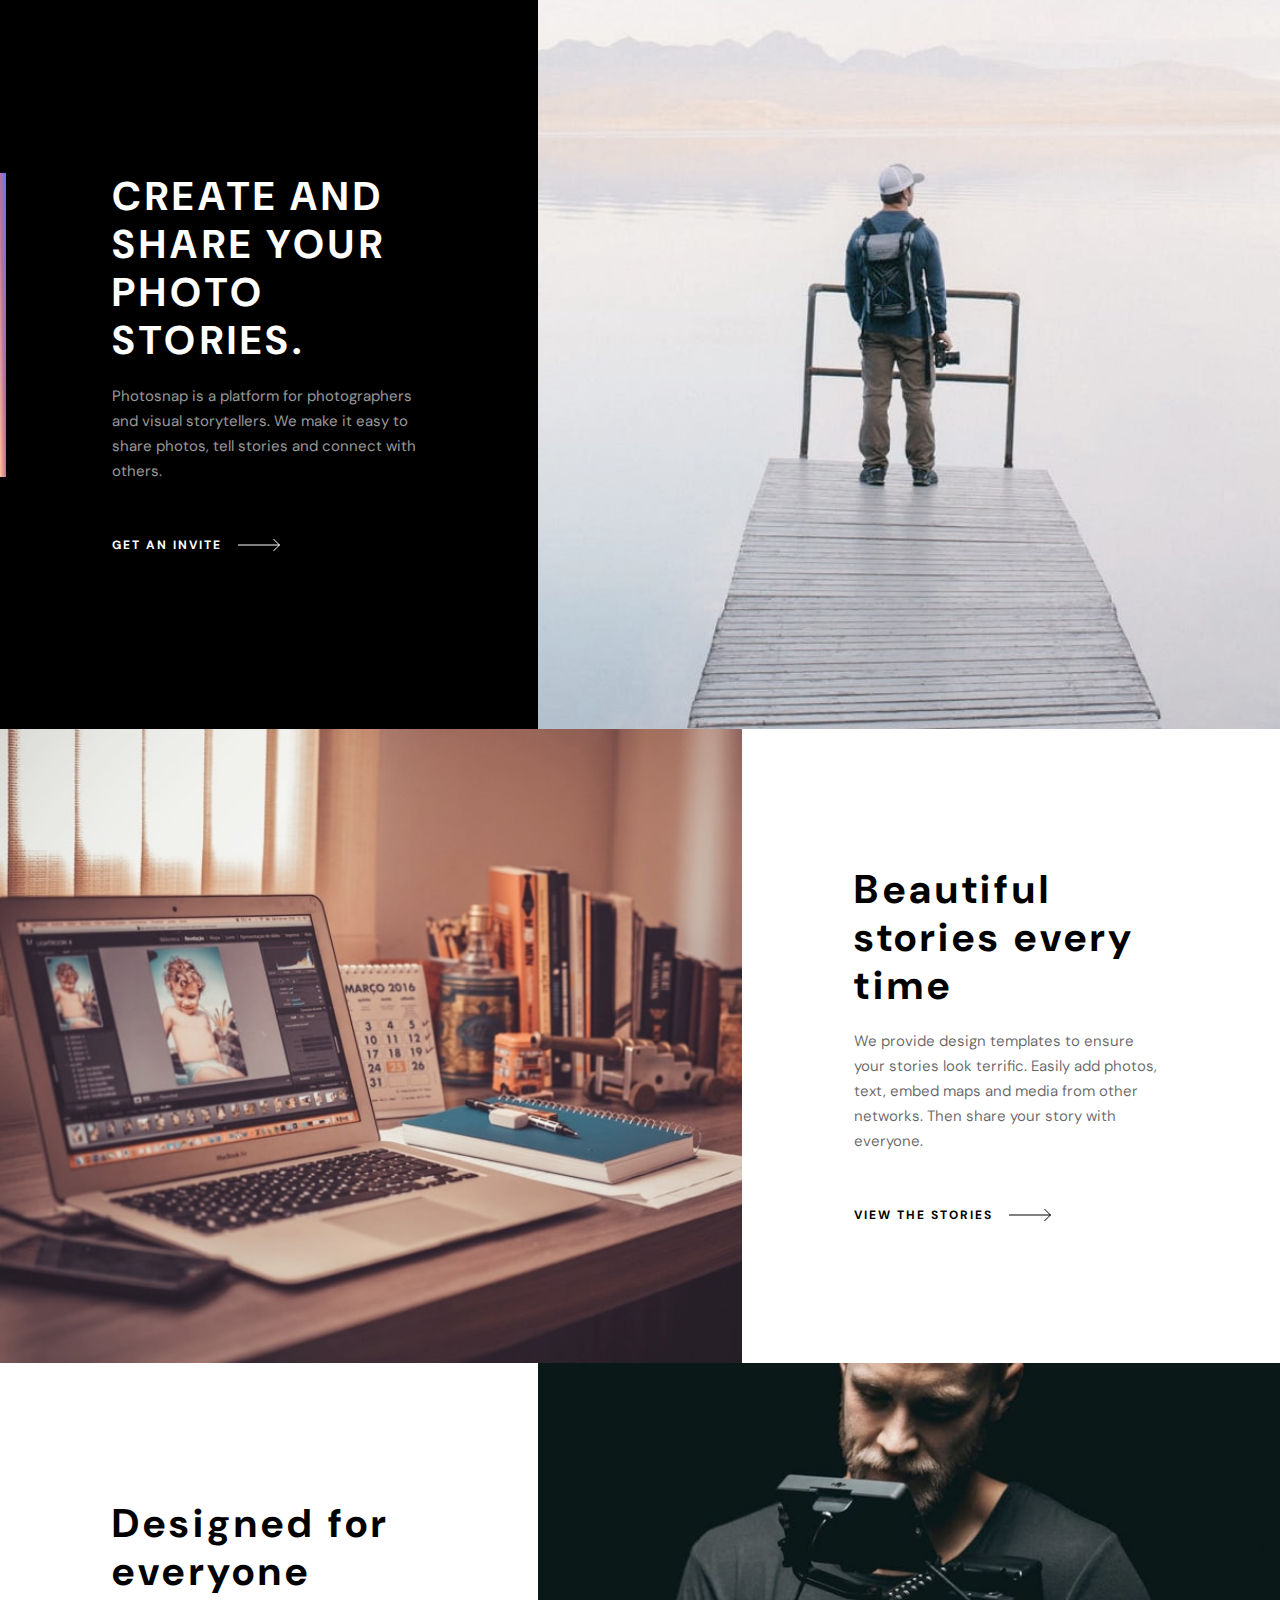
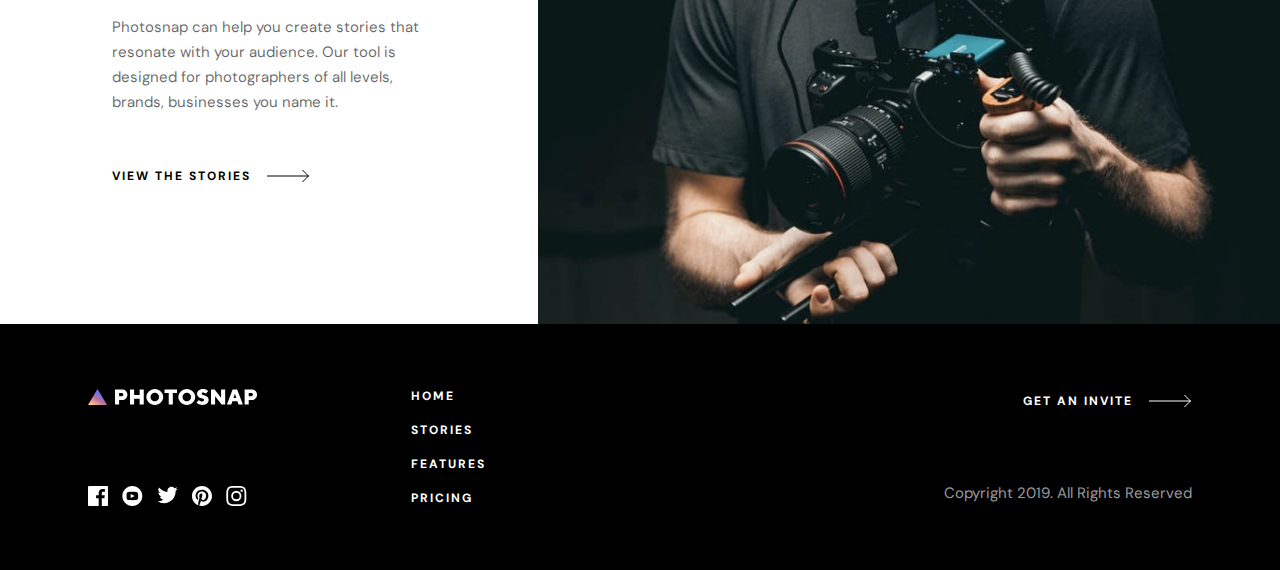
<file: starter-code/index.html>
<!DOCTYPE html>
<html lang="en">
  <head>
    <meta charset="UTF-8" />
    <meta name="viewport" content="width=device-width, initial-scale=1.0" />

    <link
      rel="icon"
      type="image/png"
      sizes="32x32"
      href="./assets/favicon-32x32.png"
    />

    <link rel="stylesheet" href="css/style.css" />
    <link rel="stylesheet" href="css/home.css" />
    <link rel="stylesheet" href="css/footer.css" />

    <title>Frontend Mentor | Photosnap Website Challenge</title>
  </head>
  <body>
    <main>
      <section class="hero">
        <div class="offsetSplit--left">
          <div class="hero__image offsetSplit__image--left"></div>
          <div class="hero__content darkCard offsetSplit__content--left">
            <div class="container">
              <h1 class="hero__heading offsetSplit__heading">
                Create and share your photo Stories.
              </h1>
              <p class="hero__description offsetSplit__description">
                Photosnap is a platform for photographers and visual
                storytellers. We make it easy to share photos, tell stories and
                connect with others.
              </p>
              <a href="#" class="btn--arrow btn--arrow--light hero__cta">
                Get an invite
              </a>
            </div>
          </div>
        </div>
      </section>

      <section class="beautifulStories">
        <div class="offsetSplit--right">
          <div class="beautifulStories__image offsetSplit__image--right"></div>
          <div class="beautifulStories__content offsetSplit__content--right">
            <div class="container">
              <h2 class="beautifulStories__heading offsetSplit__heading">
                Beautiful stories every time
              </h2>
              <p class="beautifulStories__description offsetSplit__description">
                We provide design templates to ensure your stories look
                terrific. Easily add photos, text, embed maps and media from
                other networks. Then share your story with everyone.
              </p>
              <a href="#" class="btn--arrow btn--arrow beautifulStories__cta">
                View the Stories
              </a>
            </div>
          </div>
        </div>
      </section>

      <section class="designForAll">
        <div class="offsetSplit--left">
          <div class="designForAll__image offsetSplit__image--left"></div>
          <div class="designForAll__content offsetSplit__content--left">
            <div class="container">
              <h2 class="designForAll__heading offsetSplit__heading">
                Designed for everyone
              </h2>
              <p class="designForAll__description offsetSplit__description">
                Photosnap can help you create stories that resonate with your
                audience. Our tool is designed for photographers of all levels,
                brands, businesses you name it.
              </p>
              <a href="#" class="btn--arrow btn--arrow designForAll__cta">
                View the Stories
              </a>
            </div>
          </div>
        </div>
      </section>
    </main>
    <!-- 
  Stories
  Features
  Pricing

  Get an invite


  

  The Mountains
  by John Appleseed
  Read Story

  Sunset Cityscapes
  by Benjamin Cruz
  Read Story

  18 Days Voyage
  by Alexei Borodin
  Read Story

  Architecturals
  by Samantha Brooke
  Read Story

  100% Responsive

  No matter which the device you’re on, our site is fully responsive and stories 
  look beautiful on any screen.

  No Photo Upload Limit

  Our tool has no limits on uploads or bandwidth. Freely upload in bulk and 
  share all of your stories in one go.

  Available to Embed

  Embed Tweets, Facebook posts, Instagram media, Vimeo or YouTube videos, 
  Google Maps, and more. 

-->
    <footer class="darkCard">
      <div class="container footer__container">
        <div class="footer__logo">
          <!-- Logo with white lettering -->
          <svg xmlns="http://www.w3.org/2000/svg" width="170" height="16">
            <defs>
              <linearGradient id="a" x1="0%" x2="50%" y1="85.457%" y2="14.543%">
                <stop offset="0%" stop-color="#FFC593" />
                <stop offset="51.945%" stop-color="#BC7198" />
                <stop offset="100%" stop-color="#5A77FF" />
              </linearGradient>
            </defs>
            <g fill="none" fill-rule="evenodd">
              <path
                fill="#ffffff"
                fill-rule="nonzero"
                d="M31.108 15.568v-4.541h2.703c.836 0 1.6-.133 2.292-.4a5.19 5.19 0 001.773-1.113 5.1 5.1 0 001.146-1.676c.273-.642.41-1.344.41-2.108 0-.75-.137-1.449-.41-2.098a5.072 5.072 0 00-1.146-1.686A5.19 5.19 0 0036.103.832c-.692-.266-1.456-.4-2.292-.4H27v15.136h4.108zm2.487-8.217h-2.487V4.108h2.487c.49 0 .9.162 1.232.487.332.324.497.702.497 1.135 0 .432-.165.81-.497 1.135-.332.324-.742.486-1.232.486zm12.54 8.217V9.73h5.514v5.838h4.108V.432h-4.108v5.622h-5.514V.432h-4.108v15.136h4.108zM66.784 16a8.616 8.616 0 003.319-.638 8.401 8.401 0 002.68-1.74 8.192 8.192 0 001.785-2.552c.432-.965.648-1.989.648-3.07a7.428 7.428 0 00-.648-3.07 8.192 8.192 0 00-1.784-2.552 8.401 8.401 0 00-2.681-1.74A8.616 8.616 0 0066.783 0c-1.196 0-2.306.213-3.329.638a8.432 8.432 0 00-2.67 1.74A8.192 8.192 0 0059 4.93 7.428 7.428 0 0058.351 8c0 1.081.217 2.105.649 3.07a8.192 8.192 0 001.784 2.552 8.432 8.432 0 002.67 1.74c1.023.425 2.133.638 3.33.638zm0-3.676A4.285 4.285 0 0165.119 12a3.942 3.942 0 01-1.34-.908 4.33 4.33 0 01-.887-1.373A4.479 4.479 0 0162.568 8c0-.62.108-1.193.324-1.719a4.33 4.33 0 01.886-1.373c.375-.39.822-.692 1.34-.908a4.285 4.285 0 011.666-.324c.59 0 1.142.108 1.654.324.512.216.958.519 1.34.908.382.39.681.847.898 1.373.216.526.324 1.1.324 1.719 0 .62-.108 1.193-.324 1.719a4.236 4.236 0 01-.898 1.373c-.382.39-.828.692-1.34.908a4.206 4.206 0 01-1.654.324zm18.054 3.244V4.108h4.216V.432h-12.54v3.676h4.216v11.46h4.108zM98.784 16a8.616 8.616 0 003.319-.638 8.401 8.401 0 002.68-1.74 8.192 8.192 0 001.785-2.552c.432-.965.648-1.989.648-3.07a7.428 7.428 0 00-.648-3.07 8.192 8.192 0 00-1.784-2.552 8.401 8.401 0 00-2.681-1.74A8.616 8.616 0 0098.783 0c-1.196 0-2.306.213-3.329.638a8.432 8.432 0 00-2.67 1.74A8.192 8.192 0 0091 4.93 7.428 7.428 0 0090.351 8c0 1.081.217 2.105.649 3.07a8.192 8.192 0 001.784 2.552 8.432 8.432 0 002.67 1.74c1.023.425 2.133.638 3.33.638zm0-3.676A4.285 4.285 0 0197.119 12a3.942 3.942 0 01-1.34-.908 4.33 4.33 0 01-.887-1.373A4.479 4.479 0 0194.568 8c0-.62.108-1.193.324-1.719a4.33 4.33 0 01.886-1.373c.375-.39.822-.692 1.34-.908a4.285 4.285 0 011.666-.324c.59 0 1.142.108 1.654.324.512.216.958.519 1.34.908.382.39.681.847.898 1.373.216.526.324 1.1.324 1.719 0 .62-.108 1.193-.324 1.719a4.236 4.236 0 01-.898 1.373c-.382.39-.828.692-1.34.908a4.206 4.206 0 01-1.654.324zM114.568 16c.95 0 1.801-.133 2.55-.4.75-.267 1.385-.627 1.904-1.081.519-.454.915-.98 1.189-1.578.274-.599.41-1.236.41-1.914 0-.88-.172-1.6-.518-2.162a4.35 4.35 0 00-1.298-1.362 6.98 6.98 0 00-1.697-.822l-1.697-.562a7.533 7.533 0 01-1.297-.551c-.346-.195-.52-.465-.52-.811 0-.332.148-.63.444-.898.295-.266.688-.4 1.178-.4.375 0 .714.062 1.016.184.303.123.563.263.779.422.26.173.49.367.692.584l2.378-2.487a5.559 5.559 0 00-1.276-1.08c-.432-.275-.98-.523-1.643-.747C116.5.112 115.706 0 114.784 0c-.865 0-1.65.13-2.357.39-.706.259-1.308.605-1.805 1.037-.498.432-.883.93-1.157 1.492a3.908 3.908 0 00-.41 1.73c0 .879.172 1.6.518 2.162a4.35 4.35 0 001.297 1.362 6.98 6.98 0 001.698.822c.612.201 1.178.389 1.697.562.519.173.951.357 1.297.551.346.195.52.465.52.81 0 .433-.174.812-.52 1.136-.346.324-.821.487-1.427.487-.49 0-.933-.083-1.33-.25a5.466 5.466 0 01-1.027-.55 5.352 5.352 0 01-.886-.822l-2.378 2.486c.432.49.944.923 1.535 1.298.504.331 1.131.63 1.88.897.75.267 1.63.4 2.639.4zm12.54-.432V7.135l6.508 8.433h3.546V.432h-4.108v8.433L126.568.432H123v15.136h4.108zm16.216 0l1.081-3.244h4.973l1.081 3.244h4.433L149.162.432h-4.54l-5.73 15.136h4.432zm4.973-6.487h-2.81l1.405-4.432 1.405 4.432zm12.433 6.487v-4.541h2.702c.836 0 1.6-.133 2.292-.4a5.19 5.19 0 001.773-1.113 5.1 5.1 0 001.146-1.676c.274-.642.411-1.344.411-2.108 0-.75-.137-1.449-.41-2.098a5.072 5.072 0 00-1.147-1.686 5.19 5.19 0 00-1.773-1.114c-.692-.266-1.456-.4-2.292-.4h-6.81v15.136h4.108zm2.486-8.217h-2.486V4.108h2.486c.49 0 .901.162 1.233.487.331.324.497.702.497 1.135 0 .432-.166.81-.497 1.135-.332.324-.743.486-1.233.486z"
              />
              <path fill="url(#a)" d="M0 16L9.5 0 19 16z" />
            </g>
          </svg>
        </div>
        <div class="footer__socials">
          <a href="#" class="footer__socialLink">
            <svg xmlns="http://www.w3.org/2000/svg" width="20" height="20">
              <defs>
                <linearGradient id="fb" x1="100%" x2="0%" y1="0%" y2="100%">
                  <stop offset="0%" stop-color="#63AFDB" />
                  <stop offset="100%" stop-color="#6028F1" />
                </linearGradient>
              </defs>
              <path
                class="facebook"
                fill="url(#fb)"
                d="M18.896 0H1.104C.494 0 0 .494 0 1.104v17.793C0 19.506.494 20 1.104 20h9.58v-7.745H8.076V9.237h2.606V7.01c0-2.583 1.578-3.99 3.883-3.99 1.104 0 2.052.082 2.329.119v2.7h-1.598c-1.254 0-1.496.597-1.496 1.47v1.928h2.989l-.39 3.018h-2.6V20h5.098c.608 0 1.102-.494 1.102-1.104V1.104C20 .494 19.506 0 18.896 0z"
              />
            </svg>
          </a>
          <a href="#" class="footer__socialLink">
            <svg xmlns="http://www.w3.org/2000/svg" width="21" height="20">
              <defs>
                <linearGradient
                  id="youtube"
                  x1="0%"
                  x2="100%"
                  y1="100%"
                  y2="0%"
                >
                  <stop offset="0%" stop-color="#D3205A" />
                  <stop offset="100%" stop-color="#FF5A5A" />
                </linearGradient>
              </defs>
              <path
                class="youtube"
                fill="url(#youtube)"
                d="M43.33 0c-5.523 0-10 4.478-10 10 0 5.523 4.477 10 10 10s10-4.477 10-10c0-5.522-4.477-10-10-10zm3.7 14.077c-1.75.12-5.653.12-7.402 0-1.896-.13-2.117-1.059-2.131-4.077.014-3.024.237-3.947 2.131-4.077 1.75-.12 5.652-.12 7.403 0 1.897.13 2.117 1.059 2.132 4.077-.015 3.024-.237 3.947-2.132 4.077zm-5.367-6.029l4.098 1.949-4.098 1.955V8.048z"
                transform="translate(-33)"
              />
            </svg>
          </a>
          <a href="#" class="footer__socialLink">
            <svg xmlns="http://www.w3.org/2000/svg" width="21" height="18">
              <defs>
                <linearGradient
                  id="twitter"
                  x1="100%"
                  x2="0%"
                  y1="16.979%"
                  y2="83.021%"
                >
                  <stop offset="0%" stop-color="#65FFEB" />
                  <stop offset="100%" stop-color="#27718A" />
                </linearGradient>
              </defs>
              <path
                fill="url(#twitter)"
                class="twitter"
                d="M86.66 3.797a8.192 8.192 0 01-2.357.646 4.11 4.11 0 001.805-2.27 8.22 8.22 0 01-2.606.996 4.096 4.096 0 00-2.995-1.296c-2.65 0-4.596 2.472-3.998 5.038a11.648 11.648 0 01-8.457-4.287 4.109 4.109 0 001.27 5.478 4.086 4.086 0 01-1.858-.513c-.045 1.901 1.318 3.68 3.291 4.075a4.113 4.113 0 01-1.853.07 4.106 4.106 0 003.833 2.85 8.25 8.25 0 01-6.075 1.7 11.616 11.616 0 006.29 1.843c7.618 0 11.922-6.434 11.662-12.205a8.354 8.354 0 002.048-2.124z"
                transform="translate(-66 -1)"
              />
            </svg>
          </a>
          <a href="#" class="footer__socialLink">
            <svg xmlns="http://www.w3.org/2000/svg" width="20" height="20">
              <defs>
                <linearGradient
                  id="pinterest"
                  x1="100%"
                  x2="0%"
                  y1="0%"
                  y2="100%"
                >
                  <stop offset="0%" stop-color="#F6C683" />
                  <stop offset="100%" stop-color="#DE3838" />
                </linearGradient>
              </defs>
              <path
                class="pinterest"
                fill="url(#pinterest)"
                d="M109.99 0c-5.522 0-10 4.477-10 10 0 4.237 2.636 7.855 6.356 9.312-.088-.791-.167-2.005.035-2.868.181-.78 1.172-4.97 1.172-4.97s-.299-.6-.299-1.486c0-1.39.806-2.428 1.81-2.428.852 0 1.264.64 1.264 1.408 0 .858-.546 2.14-.828 3.33-.236.995.5 1.807 1.48 1.807 1.778 0 3.144-1.874 3.144-4.58 0-2.393-1.72-4.068-4.176-4.068-2.845 0-4.515 2.135-4.515 4.34 0 .859.33 1.781.744 2.281a.3.3 0 01.069.288l-.278 1.133c-.044.183-.145.223-.335.134-1.249-.581-2.03-2.407-2.03-3.874 0-3.154 2.292-6.052 6.608-6.052 3.469 0 6.165 2.473 6.165 5.776 0 3.447-2.173 6.22-5.19 6.22-1.013 0-1.965-.525-2.291-1.148l-.623 2.378c-.226.869-.835 1.958-1.244 2.621.937.29 1.931.446 2.962.446 5.523 0 10-4.477 10-10s-4.477-10-10-10z"
                transform="translate(-100)"
              />
            </svg>
          </a>
          <a href="#" class="footer__socialLink">
            <svg xmlns="http://www.w3.org/2000/svg" width="21" height="20">
              <defs>
                <linearGradient
                  id="instagram"
                  x1="0%"
                  x2="50%"
                  y1="100%"
                  y2="0%"
                >
                  <stop offset="0%" stop-color="#FFC593" />
                  <stop offset="51.945%" stop-color="#BC7198" />
                  <stop offset="100%" stop-color="#5A77FF" />
                </linearGradient>
              </defs>
              <path
                class="instagram"
                fill="url(#instagram)"
                d="M143.32 1.802c2.67 0 2.987.01 4.042.059 2.71.123 3.976 1.409 4.099 4.099.048 1.054.057 1.37.057 4.04 0 2.672-.01 2.988-.057 4.042-.124 2.687-1.387 3.975-4.1 4.099-1.054.048-1.37.058-4.041.058-2.67 0-2.987-.01-4.04-.058-2.718-.124-3.977-1.416-4.1-4.1-.048-1.054-.058-1.37-.058-4.041 0-2.67.01-2.986.058-4.04.124-2.69 1.387-3.977 4.1-4.1 1.054-.048 1.37-.058 4.04-.058zm0-1.802c-2.716 0-3.056.012-4.123.06-3.631.167-5.65 2.182-5.816 5.817-.05 1.067-.061 1.407-.061 4.123s.012 3.057.06 4.123c.167 3.632 2.182 5.65 5.817 5.817 1.067.048 1.407.06 4.123.06s3.057-.012 4.123-.06c3.629-.167 5.652-2.182 5.816-5.817.05-1.066.061-1.407.061-4.123s-.012-3.056-.06-4.122c-.163-3.629-2.18-5.65-5.816-5.817C146.377.01 146.036 0 143.32 0zm0 4.865a5.135 5.135 0 100 10.27 5.135 5.135 0 000-10.27zm0 8.468a3.333 3.333 0 110-6.666 3.333 3.333 0 010 6.666zm5.338-9.87a1.2 1.2 0 100 2.4 1.2 1.2 0 000-2.4z"
                transform="translate(-133)"
              />
            </svg>
          </a>
        </div>
        <div class="footer__siteLinks">
          <a href="#" class="footer__siteLink">
            <h4>Home</h4>
          </a>
          <a href="#" class="footer__siteLink">
            <h4>Stories</h4>
          </a>
          <a href="#" class="footer__siteLink">
            <h4>Features</h4>
          </a>
          <a href="#" class="footer__siteLink">
            <h4>Pricing</h4>
          </a>
        </div>
        <a href="#" class="btn--arrow btn--arrow--light footer__cta">
          Get an invite
        </a>
        <p class="footer__copyright">Copyright 2019. All Rights Reserved</p>
      </div>
    </footer>
  </body>
</html>
</file>
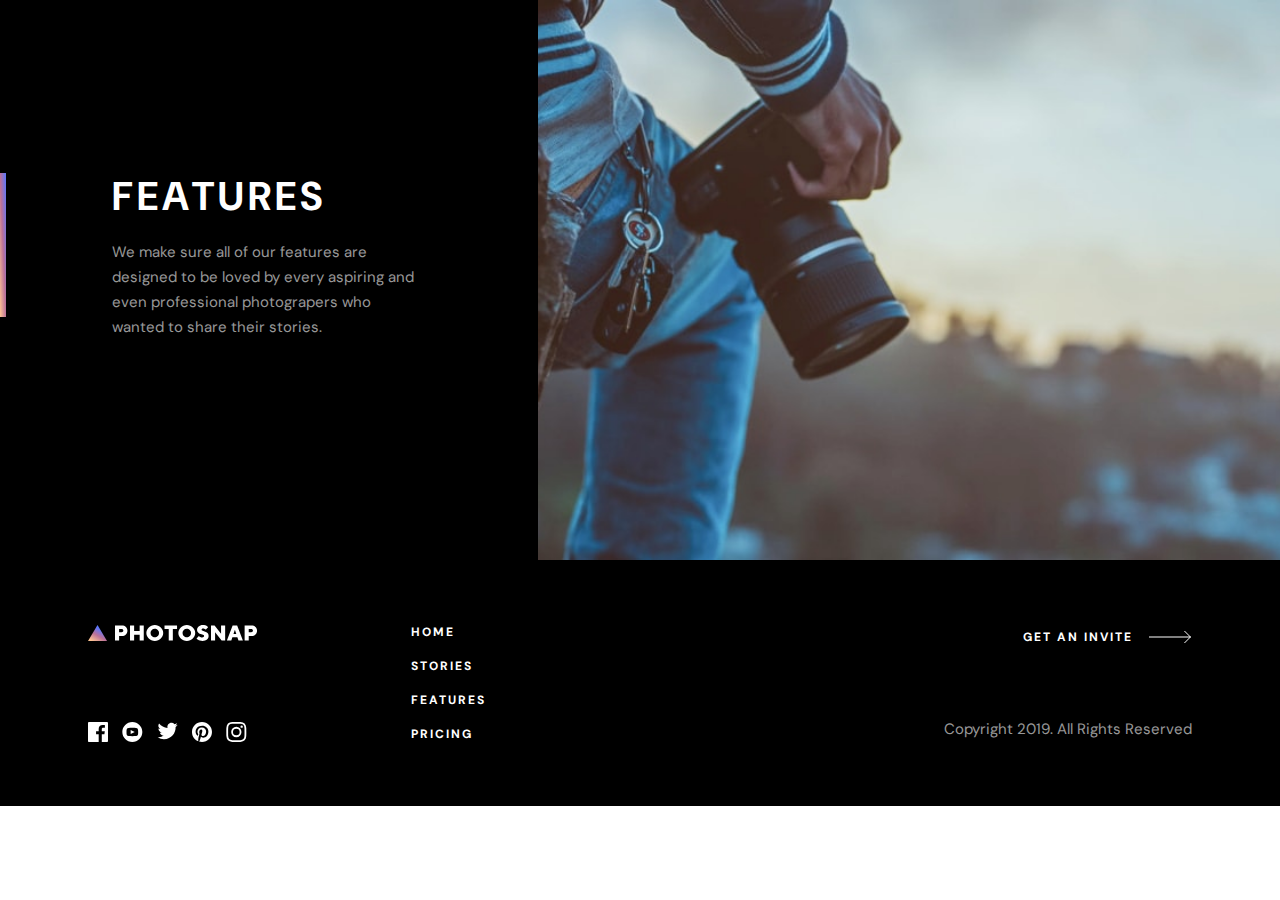
<file: starter-code/features.html>
<!DOCTYPE html>
<html lang="en">
  <head>
    <meta charset="UTF-8" />
    <meta name="viewport" content="width=device-width, initial-scale=1.0" />

    <link
      rel="icon"
      type="image/png"
      sizes="32x32"
      href="./assets/favicon-32x32.png"
    />
    <link rel="stylesheet" href="css/style.css" />
    <link rel="stylesheet" href="css/features.css" />
    <link rel="stylesheet" href="css/footer.css" />

    <title>Frontend Mentor | Photosnap Website Challenge</title>
  </head>
  <body>
    <main>
      <section class="hero">
        <div class="offsetSplit--left">
          <div class="hero__image offsetSplit__image--left"></div>
          <div class="hero__content darkCard offsetSplit__content--left">
            <div class="container">
              <h1 class="hero__heading offsetSplit__heading">Features</h1>
              <p class="hero__description offsetSplit__description">
                We make sure all of our features are designed to be loved by
                every aspiring and even professional photograpers who wanted to
                share their stories.
              </p>
            </div>
          </div>
        </div>
      </section>
    </main>
    <!-- Stories
  Features
  Pricing

  Get an invite

  100% Responsive

  No matter which the device you’re on, our site is fully responsive and stories 
  look beautiful on any screen.

  No Photo Upload Limit

  Our tool has no limits on uploads or bandwidth. Freely upload in bulk and share 
  all of your stories in one go.

  Available to Embed

  Embed Tweets, Facebook posts, Instagram media, Vimeo or YouTube videos, Google 
  Maps, and more. 

  Custom Domain

  With Photosnap subscriptions you can host your stories on your own domain. You can 
  also remove our branding!

  Boost Your Exposure

  Users that viewed your story or gallery can easily get notifed of new and featured 
  stories with our built in mailing list.

  Drag & Drop Image

  Easily drag and drop your image and get beautiful shots everytime. No over the top 
  tooling to add friction to creating stories.

  We're in Beta. Get your invite today!
  
  Get an invite -->

    <footer class="darkCard">
      <div class="container footer__container">
        <div class="footer__logo">
          <!-- Logo with white lettering -->
          <svg xmlns="http://www.w3.org/2000/svg" width="170" height="16">
            <defs>
              <linearGradient id="a" x1="0%" x2="50%" y1="85.457%" y2="14.543%">
                <stop offset="0%" stop-color="#FFC593" />
                <stop offset="51.945%" stop-color="#BC7198" />
                <stop offset="100%" stop-color="#5A77FF" />
              </linearGradient>
            </defs>
            <g fill="none" fill-rule="evenodd">
              <path
                fill="#ffffff"
                fill-rule="nonzero"
                d="M31.108 15.568v-4.541h2.703c.836 0 1.6-.133 2.292-.4a5.19 5.19 0 001.773-1.113 5.1 5.1 0 001.146-1.676c.273-.642.41-1.344.41-2.108 0-.75-.137-1.449-.41-2.098a5.072 5.072 0 00-1.146-1.686A5.19 5.19 0 0036.103.832c-.692-.266-1.456-.4-2.292-.4H27v15.136h4.108zm2.487-8.217h-2.487V4.108h2.487c.49 0 .9.162 1.232.487.332.324.497.702.497 1.135 0 .432-.165.81-.497 1.135-.332.324-.742.486-1.232.486zm12.54 8.217V9.73h5.514v5.838h4.108V.432h-4.108v5.622h-5.514V.432h-4.108v15.136h4.108zM66.784 16a8.616 8.616 0 003.319-.638 8.401 8.401 0 002.68-1.74 8.192 8.192 0 001.785-2.552c.432-.965.648-1.989.648-3.07a7.428 7.428 0 00-.648-3.07 8.192 8.192 0 00-1.784-2.552 8.401 8.401 0 00-2.681-1.74A8.616 8.616 0 0066.783 0c-1.196 0-2.306.213-3.329.638a8.432 8.432 0 00-2.67 1.74A8.192 8.192 0 0059 4.93 7.428 7.428 0 0058.351 8c0 1.081.217 2.105.649 3.07a8.192 8.192 0 001.784 2.552 8.432 8.432 0 002.67 1.74c1.023.425 2.133.638 3.33.638zm0-3.676A4.285 4.285 0 0165.119 12a3.942 3.942 0 01-1.34-.908 4.33 4.33 0 01-.887-1.373A4.479 4.479 0 0162.568 8c0-.62.108-1.193.324-1.719a4.33 4.33 0 01.886-1.373c.375-.39.822-.692 1.34-.908a4.285 4.285 0 011.666-.324c.59 0 1.142.108 1.654.324.512.216.958.519 1.34.908.382.39.681.847.898 1.373.216.526.324 1.1.324 1.719 0 .62-.108 1.193-.324 1.719a4.236 4.236 0 01-.898 1.373c-.382.39-.828.692-1.34.908a4.206 4.206 0 01-1.654.324zm18.054 3.244V4.108h4.216V.432h-12.54v3.676h4.216v11.46h4.108zM98.784 16a8.616 8.616 0 003.319-.638 8.401 8.401 0 002.68-1.74 8.192 8.192 0 001.785-2.552c.432-.965.648-1.989.648-3.07a7.428 7.428 0 00-.648-3.07 8.192 8.192 0 00-1.784-2.552 8.401 8.401 0 00-2.681-1.74A8.616 8.616 0 0098.783 0c-1.196 0-2.306.213-3.329.638a8.432 8.432 0 00-2.67 1.74A8.192 8.192 0 0091 4.93 7.428 7.428 0 0090.351 8c0 1.081.217 2.105.649 3.07a8.192 8.192 0 001.784 2.552 8.432 8.432 0 002.67 1.74c1.023.425 2.133.638 3.33.638zm0-3.676A4.285 4.285 0 0197.119 12a3.942 3.942 0 01-1.34-.908 4.33 4.33 0 01-.887-1.373A4.479 4.479 0 0194.568 8c0-.62.108-1.193.324-1.719a4.33 4.33 0 01.886-1.373c.375-.39.822-.692 1.34-.908a4.285 4.285 0 011.666-.324c.59 0 1.142.108 1.654.324.512.216.958.519 1.34.908.382.39.681.847.898 1.373.216.526.324 1.1.324 1.719 0 .62-.108 1.193-.324 1.719a4.236 4.236 0 01-.898 1.373c-.382.39-.828.692-1.34.908a4.206 4.206 0 01-1.654.324zM114.568 16c.95 0 1.801-.133 2.55-.4.75-.267 1.385-.627 1.904-1.081.519-.454.915-.98 1.189-1.578.274-.599.41-1.236.41-1.914 0-.88-.172-1.6-.518-2.162a4.35 4.35 0 00-1.298-1.362 6.98 6.98 0 00-1.697-.822l-1.697-.562a7.533 7.533 0 01-1.297-.551c-.346-.195-.52-.465-.52-.811 0-.332.148-.63.444-.898.295-.266.688-.4 1.178-.4.375 0 .714.062 1.016.184.303.123.563.263.779.422.26.173.49.367.692.584l2.378-2.487a5.559 5.559 0 00-1.276-1.08c-.432-.275-.98-.523-1.643-.747C116.5.112 115.706 0 114.784 0c-.865 0-1.65.13-2.357.39-.706.259-1.308.605-1.805 1.037-.498.432-.883.93-1.157 1.492a3.908 3.908 0 00-.41 1.73c0 .879.172 1.6.518 2.162a4.35 4.35 0 001.297 1.362 6.98 6.98 0 001.698.822c.612.201 1.178.389 1.697.562.519.173.951.357 1.297.551.346.195.52.465.52.81 0 .433-.174.812-.52 1.136-.346.324-.821.487-1.427.487-.49 0-.933-.083-1.33-.25a5.466 5.466 0 01-1.027-.55 5.352 5.352 0 01-.886-.822l-2.378 2.486c.432.49.944.923 1.535 1.298.504.331 1.131.63 1.88.897.75.267 1.63.4 2.639.4zm12.54-.432V7.135l6.508 8.433h3.546V.432h-4.108v8.433L126.568.432H123v15.136h4.108zm16.216 0l1.081-3.244h4.973l1.081 3.244h4.433L149.162.432h-4.54l-5.73 15.136h4.432zm4.973-6.487h-2.81l1.405-4.432 1.405 4.432zm12.433 6.487v-4.541h2.702c.836 0 1.6-.133 2.292-.4a5.19 5.19 0 001.773-1.113 5.1 5.1 0 001.146-1.676c.274-.642.411-1.344.411-2.108 0-.75-.137-1.449-.41-2.098a5.072 5.072 0 00-1.147-1.686 5.19 5.19 0 00-1.773-1.114c-.692-.266-1.456-.4-2.292-.4h-6.81v15.136h4.108zm2.486-8.217h-2.486V4.108h2.486c.49 0 .901.162 1.233.487.331.324.497.702.497 1.135 0 .432-.166.81-.497 1.135-.332.324-.743.486-1.233.486z"
              />
              <path fill="url(#a)" d="M0 16L9.5 0 19 16z" />
            </g>
          </svg>
        </div>
        <div class="footer__socials">
          <a href="#" class="footer__socialLink">
            <svg xmlns="http://www.w3.org/2000/svg" width="20" height="20">
              <defs>
                <linearGradient id="fb" x1="100%" x2="0%" y1="0%" y2="100%">
                  <stop offset="0%" stop-color="#63AFDB" />
                  <stop offset="100%" stop-color="#6028F1" />
                </linearGradient>
              </defs>
              <path
                class="facebook"
                fill="url(#fb)"
                d="M18.896 0H1.104C.494 0 0 .494 0 1.104v17.793C0 19.506.494 20 1.104 20h9.58v-7.745H8.076V9.237h2.606V7.01c0-2.583 1.578-3.99 3.883-3.99 1.104 0 2.052.082 2.329.119v2.7h-1.598c-1.254 0-1.496.597-1.496 1.47v1.928h2.989l-.39 3.018h-2.6V20h5.098c.608 0 1.102-.494 1.102-1.104V1.104C20 .494 19.506 0 18.896 0z"
              />
            </svg>
          </a>
          <a href="#" class="footer__socialLink">
            <svg xmlns="http://www.w3.org/2000/svg" width="21" height="20">
              <defs>
                <linearGradient
                  id="youtube"
                  x1="0%"
                  x2="100%"
                  y1="100%"
                  y2="0%"
                >
                  <stop offset="0%" stop-color="#D3205A" />
                  <stop offset="100%" stop-color="#FF5A5A" />
                </linearGradient>
              </defs>
              <path
                class="youtube"
                fill="url(#youtube)"
                d="M43.33 0c-5.523 0-10 4.478-10 10 0 5.523 4.477 10 10 10s10-4.477 10-10c0-5.522-4.477-10-10-10zm3.7 14.077c-1.75.12-5.653.12-7.402 0-1.896-.13-2.117-1.059-2.131-4.077.014-3.024.237-3.947 2.131-4.077 1.75-.12 5.652-.12 7.403 0 1.897.13 2.117 1.059 2.132 4.077-.015 3.024-.237 3.947-2.132 4.077zm-5.367-6.029l4.098 1.949-4.098 1.955V8.048z"
                transform="translate(-33)"
              />
            </svg>
          </a>
          <a href="#" class="footer__socialLink">
            <svg xmlns="http://www.w3.org/2000/svg" width="21" height="18">
              <defs>
                <linearGradient
                  id="twitter"
                  x1="100%"
                  x2="0%"
                  y1="16.979%"
                  y2="83.021%"
                >
                  <stop offset="0%" stop-color="#65FFEB" />
                  <stop offset="100%" stop-color="#27718A" />
                </linearGradient>
              </defs>
              <path
                fill="url(#twitter)"
                class="twitter"
                d="M86.66 3.797a8.192 8.192 0 01-2.357.646 4.11 4.11 0 001.805-2.27 8.22 8.22 0 01-2.606.996 4.096 4.096 0 00-2.995-1.296c-2.65 0-4.596 2.472-3.998 5.038a11.648 11.648 0 01-8.457-4.287 4.109 4.109 0 001.27 5.478 4.086 4.086 0 01-1.858-.513c-.045 1.901 1.318 3.68 3.291 4.075a4.113 4.113 0 01-1.853.07 4.106 4.106 0 003.833 2.85 8.25 8.25 0 01-6.075 1.7 11.616 11.616 0 006.29 1.843c7.618 0 11.922-6.434 11.662-12.205a8.354 8.354 0 002.048-2.124z"
                transform="translate(-66 -1)"
              />
            </svg>
          </a>
          <a href="#" class="footer__socialLink">
            <svg xmlns="http://www.w3.org/2000/svg" width="20" height="20">
              <defs>
                <linearGradient
                  id="pinterest"
                  x1="100%"
                  x2="0%"
                  y1="0%"
                  y2="100%"
                >
                  <stop offset="0%" stop-color="#F6C683" />
                  <stop offset="100%" stop-color="#DE3838" />
                </linearGradient>
              </defs>
              <path
                class="pinterest"
                fill="url(#pinterest)"
                d="M109.99 0c-5.522 0-10 4.477-10 10 0 4.237 2.636 7.855 6.356 9.312-.088-.791-.167-2.005.035-2.868.181-.78 1.172-4.97 1.172-4.97s-.299-.6-.299-1.486c0-1.39.806-2.428 1.81-2.428.852 0 1.264.64 1.264 1.408 0 .858-.546 2.14-.828 3.33-.236.995.5 1.807 1.48 1.807 1.778 0 3.144-1.874 3.144-4.58 0-2.393-1.72-4.068-4.176-4.068-2.845 0-4.515 2.135-4.515 4.34 0 .859.33 1.781.744 2.281a.3.3 0 01.069.288l-.278 1.133c-.044.183-.145.223-.335.134-1.249-.581-2.03-2.407-2.03-3.874 0-3.154 2.292-6.052 6.608-6.052 3.469 0 6.165 2.473 6.165 5.776 0 3.447-2.173 6.22-5.19 6.22-1.013 0-1.965-.525-2.291-1.148l-.623 2.378c-.226.869-.835 1.958-1.244 2.621.937.29 1.931.446 2.962.446 5.523 0 10-4.477 10-10s-4.477-10-10-10z"
                transform="translate(-100)"
              />
            </svg>
          </a>
          <a href="#" class="footer__socialLink">
            <svg xmlns="http://www.w3.org/2000/svg" width="21" height="20">
              <defs>
                <linearGradient
                  id="instagram"
                  x1="0%"
                  x2="50%"
                  y1="100%"
                  y2="0%"
                >
                  <stop offset="0%" stop-color="#FFC593" />
                  <stop offset="51.945%" stop-color="#BC7198" />
                  <stop offset="100%" stop-color="#5A77FF" />
                </linearGradient>
              </defs>
              <path
                class="instagram"
                fill="url(#instagram)"
                d="M143.32 1.802c2.67 0 2.987.01 4.042.059 2.71.123 3.976 1.409 4.099 4.099.048 1.054.057 1.37.057 4.04 0 2.672-.01 2.988-.057 4.042-.124 2.687-1.387 3.975-4.1 4.099-1.054.048-1.37.058-4.041.058-2.67 0-2.987-.01-4.04-.058-2.718-.124-3.977-1.416-4.1-4.1-.048-1.054-.058-1.37-.058-4.041 0-2.67.01-2.986.058-4.04.124-2.69 1.387-3.977 4.1-4.1 1.054-.048 1.37-.058 4.04-.058zm0-1.802c-2.716 0-3.056.012-4.123.06-3.631.167-5.65 2.182-5.816 5.817-.05 1.067-.061 1.407-.061 4.123s.012 3.057.06 4.123c.167 3.632 2.182 5.65 5.817 5.817 1.067.048 1.407.06 4.123.06s3.057-.012 4.123-.06c3.629-.167 5.652-2.182 5.816-5.817.05-1.066.061-1.407.061-4.123s-.012-3.056-.06-4.122c-.163-3.629-2.18-5.65-5.816-5.817C146.377.01 146.036 0 143.32 0zm0 4.865a5.135 5.135 0 100 10.27 5.135 5.135 0 000-10.27zm0 8.468a3.333 3.333 0 110-6.666 3.333 3.333 0 010 6.666zm5.338-9.87a1.2 1.2 0 100 2.4 1.2 1.2 0 000-2.4z"
                transform="translate(-133)"
              />
            </svg>
          </a>
        </div>
        <div class="footer__siteLinks">
          <a href="#" class="footer__siteLink">
            <h4>Home</h4>
          </a>
          <a href="#" class="footer__siteLink">
            <h4>Stories</h4>
          </a>
          <a href="#" class="footer__siteLink">
            <h4>Features</h4>
          </a>
          <a href="#" class="footer__siteLink">
            <h4>Pricing</h4>
          </a>
        </div>
        <a href="#" class="btn--arrow btn--arrow--light footer__cta">
          Get an invite
        </a>
        <p class="footer__copyright">Copyright 2019. All Rights Reserved</p>
      </div>
    </footer>
  </body>
</html>
</file>
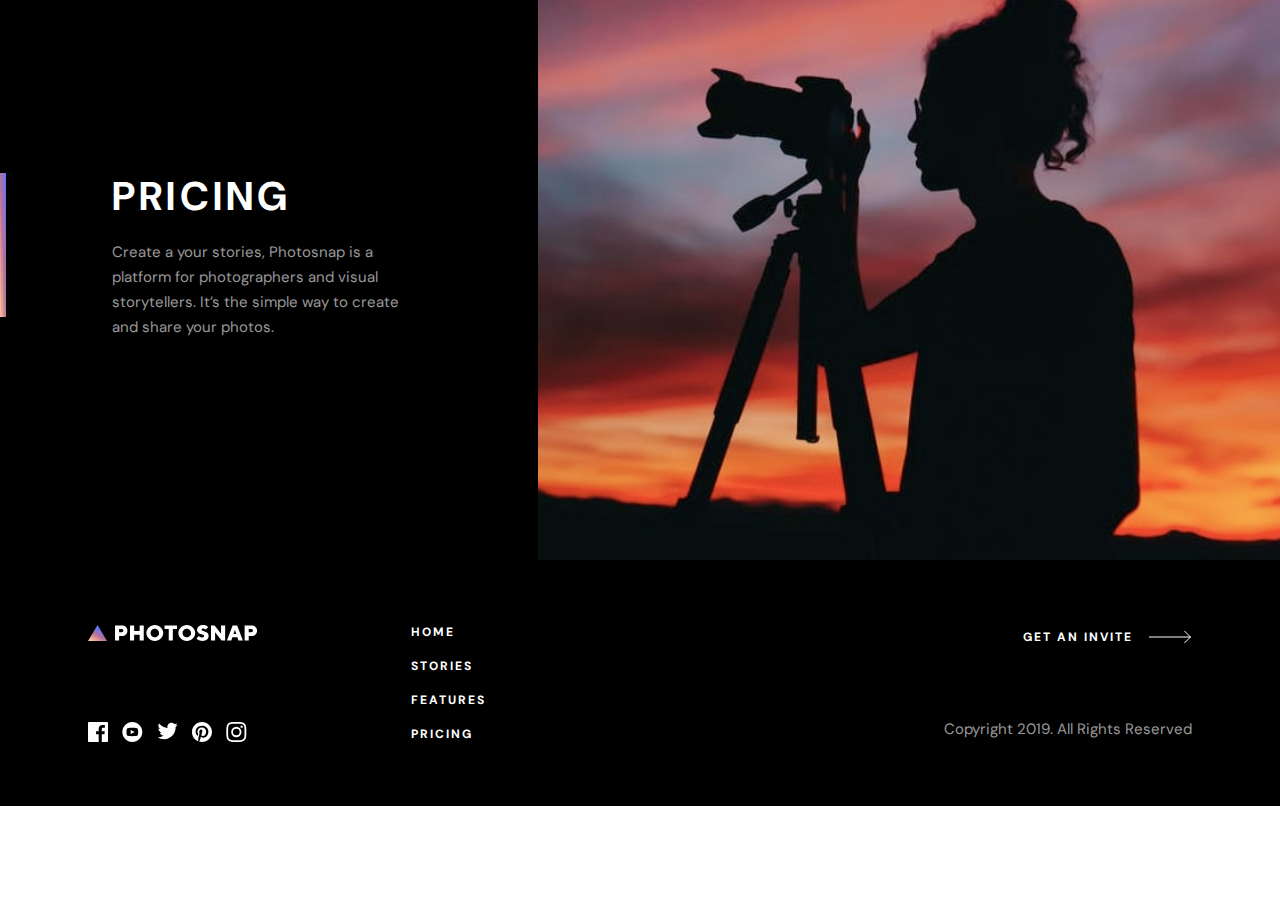
<file: starter-code/pricing.html>
<!DOCTYPE html>
<html lang="en">
  <head>
    <meta charset="UTF-8" />
    <meta name="viewport" content="width=device-width, initial-scale=1.0" />

    <link
      rel="icon"
      type="image/png"
      sizes="32x32"
      href="./assets/favicon-32x32.png"
    />
    <link rel="stylesheet" href="css/style.css" />
    <link rel="stylesheet" href="css/pricing.css" />
    <link rel="stylesheet" href="css/footer.css" />

    <title>Frontend Mentor | Photosnap Website Challenge</title>
  </head>
  <body>
    <main>
      <section class="hero">
        <div class="offsetSplit--left">
          <div class="hero__image offsetSplit__image--left"></div>
          <div class="hero__content darkCard offsetSplit__content--left">
            <div class="container">
              <h1 class="hero__heading offsetSplit__heading">Pricing</h1>
              <p class="hero__description offsetSplit__description">
                Create a your stories, Photosnap is a platform for photographers
                and visual storytellers. It’s the simple way to create and share
                your photos.
              </p>
            </div>
          </div>
        </div>
      </section>
    </main>
    <!-- Stories
  Features
  Pricing

  Get an invite


  Monthly
  Yearly

  Basic
  Includes basic usage of our platform. Recommended for new and aspiring photographers.
  $19.00 per month
  $190.00 per year
  Pick Plan

  Pro
  More advanced features available. Recommended for photography veterans and professionals.
  $39.00 per month
  $390.00 per year
  Pick Plan

  Business
  Additional features available such as more detailed metrics. Recommended for business owners.
  $99.00 per month
  $990.00 per year
  Pick Plan

  Compare

  The Features

  Basic
  Pro
  Business

  Unlimited Story Posting
  Unlimited Photo Upload
  Embedding Custom Content
  Customize Metadata
  Advanced Metrics
  Photo Downloads
  Search Engine Indexing
  Custom Analytics

  We're in Beta. Get your invite today!
  
  Get an invite -->

    <footer class="darkCard">
      <div class="container footer__container">
        <div class="footer__logo">
          <!-- Logo with white lettering -->
          <svg xmlns="http://www.w3.org/2000/svg" width="170" height="16">
            <defs>
              <linearGradient id="a" x1="0%" x2="50%" y1="85.457%" y2="14.543%">
                <stop offset="0%" stop-color="#FFC593" />
                <stop offset="51.945%" stop-color="#BC7198" />
                <stop offset="100%" stop-color="#5A77FF" />
              </linearGradient>
            </defs>
            <g fill="none" fill-rule="evenodd">
              <path
                fill="#ffffff"
                fill-rule="nonzero"
                d="M31.108 15.568v-4.541h2.703c.836 0 1.6-.133 2.292-.4a5.19 5.19 0 001.773-1.113 5.1 5.1 0 001.146-1.676c.273-.642.41-1.344.41-2.108 0-.75-.137-1.449-.41-2.098a5.072 5.072 0 00-1.146-1.686A5.19 5.19 0 0036.103.832c-.692-.266-1.456-.4-2.292-.4H27v15.136h4.108zm2.487-8.217h-2.487V4.108h2.487c.49 0 .9.162 1.232.487.332.324.497.702.497 1.135 0 .432-.165.81-.497 1.135-.332.324-.742.486-1.232.486zm12.54 8.217V9.73h5.514v5.838h4.108V.432h-4.108v5.622h-5.514V.432h-4.108v15.136h4.108zM66.784 16a8.616 8.616 0 003.319-.638 8.401 8.401 0 002.68-1.74 8.192 8.192 0 001.785-2.552c.432-.965.648-1.989.648-3.07a7.428 7.428 0 00-.648-3.07 8.192 8.192 0 00-1.784-2.552 8.401 8.401 0 00-2.681-1.74A8.616 8.616 0 0066.783 0c-1.196 0-2.306.213-3.329.638a8.432 8.432 0 00-2.67 1.74A8.192 8.192 0 0059 4.93 7.428 7.428 0 0058.351 8c0 1.081.217 2.105.649 3.07a8.192 8.192 0 001.784 2.552 8.432 8.432 0 002.67 1.74c1.023.425 2.133.638 3.33.638zm0-3.676A4.285 4.285 0 0165.119 12a3.942 3.942 0 01-1.34-.908 4.33 4.33 0 01-.887-1.373A4.479 4.479 0 0162.568 8c0-.62.108-1.193.324-1.719a4.33 4.33 0 01.886-1.373c.375-.39.822-.692 1.34-.908a4.285 4.285 0 011.666-.324c.59 0 1.142.108 1.654.324.512.216.958.519 1.34.908.382.39.681.847.898 1.373.216.526.324 1.1.324 1.719 0 .62-.108 1.193-.324 1.719a4.236 4.236 0 01-.898 1.373c-.382.39-.828.692-1.34.908a4.206 4.206 0 01-1.654.324zm18.054 3.244V4.108h4.216V.432h-12.54v3.676h4.216v11.46h4.108zM98.784 16a8.616 8.616 0 003.319-.638 8.401 8.401 0 002.68-1.74 8.192 8.192 0 001.785-2.552c.432-.965.648-1.989.648-3.07a7.428 7.428 0 00-.648-3.07 8.192 8.192 0 00-1.784-2.552 8.401 8.401 0 00-2.681-1.74A8.616 8.616 0 0098.783 0c-1.196 0-2.306.213-3.329.638a8.432 8.432 0 00-2.67 1.74A8.192 8.192 0 0091 4.93 7.428 7.428 0 0090.351 8c0 1.081.217 2.105.649 3.07a8.192 8.192 0 001.784 2.552 8.432 8.432 0 002.67 1.74c1.023.425 2.133.638 3.33.638zm0-3.676A4.285 4.285 0 0197.119 12a3.942 3.942 0 01-1.34-.908 4.33 4.33 0 01-.887-1.373A4.479 4.479 0 0194.568 8c0-.62.108-1.193.324-1.719a4.33 4.33 0 01.886-1.373c.375-.39.822-.692 1.34-.908a4.285 4.285 0 011.666-.324c.59 0 1.142.108 1.654.324.512.216.958.519 1.34.908.382.39.681.847.898 1.373.216.526.324 1.1.324 1.719 0 .62-.108 1.193-.324 1.719a4.236 4.236 0 01-.898 1.373c-.382.39-.828.692-1.34.908a4.206 4.206 0 01-1.654.324zM114.568 16c.95 0 1.801-.133 2.55-.4.75-.267 1.385-.627 1.904-1.081.519-.454.915-.98 1.189-1.578.274-.599.41-1.236.41-1.914 0-.88-.172-1.6-.518-2.162a4.35 4.35 0 00-1.298-1.362 6.98 6.98 0 00-1.697-.822l-1.697-.562a7.533 7.533 0 01-1.297-.551c-.346-.195-.52-.465-.52-.811 0-.332.148-.63.444-.898.295-.266.688-.4 1.178-.4.375 0 .714.062 1.016.184.303.123.563.263.779.422.26.173.49.367.692.584l2.378-2.487a5.559 5.559 0 00-1.276-1.08c-.432-.275-.98-.523-1.643-.747C116.5.112 115.706 0 114.784 0c-.865 0-1.65.13-2.357.39-.706.259-1.308.605-1.805 1.037-.498.432-.883.93-1.157 1.492a3.908 3.908 0 00-.41 1.73c0 .879.172 1.6.518 2.162a4.35 4.35 0 001.297 1.362 6.98 6.98 0 001.698.822c.612.201 1.178.389 1.697.562.519.173.951.357 1.297.551.346.195.52.465.52.81 0 .433-.174.812-.52 1.136-.346.324-.821.487-1.427.487-.49 0-.933-.083-1.33-.25a5.466 5.466 0 01-1.027-.55 5.352 5.352 0 01-.886-.822l-2.378 2.486c.432.49.944.923 1.535 1.298.504.331 1.131.63 1.88.897.75.267 1.63.4 2.639.4zm12.54-.432V7.135l6.508 8.433h3.546V.432h-4.108v8.433L126.568.432H123v15.136h4.108zm16.216 0l1.081-3.244h4.973l1.081 3.244h4.433L149.162.432h-4.54l-5.73 15.136h4.432zm4.973-6.487h-2.81l1.405-4.432 1.405 4.432zm12.433 6.487v-4.541h2.702c.836 0 1.6-.133 2.292-.4a5.19 5.19 0 001.773-1.113 5.1 5.1 0 001.146-1.676c.274-.642.411-1.344.411-2.108 0-.75-.137-1.449-.41-2.098a5.072 5.072 0 00-1.147-1.686 5.19 5.19 0 00-1.773-1.114c-.692-.266-1.456-.4-2.292-.4h-6.81v15.136h4.108zm2.486-8.217h-2.486V4.108h2.486c.49 0 .901.162 1.233.487.331.324.497.702.497 1.135 0 .432-.166.81-.497 1.135-.332.324-.743.486-1.233.486z"
              />
              <path fill="url(#a)" d="M0 16L9.5 0 19 16z" />
            </g>
          </svg>
        </div>
        <div class="footer__socials">
          <a href="#" class="footer__socialLink">
            <svg xmlns="http://www.w3.org/2000/svg" width="20" height="20">
              <defs>
                <linearGradient id="fb" x1="100%" x2="0%" y1="0%" y2="100%">
                  <stop offset="0%" stop-color="#63AFDB" />
                  <stop offset="100%" stop-color="#6028F1" />
                </linearGradient>
              </defs>
              <path
                class="facebook"
                fill="url(#fb)"
                d="M18.896 0H1.104C.494 0 0 .494 0 1.104v17.793C0 19.506.494 20 1.104 20h9.58v-7.745H8.076V9.237h2.606V7.01c0-2.583 1.578-3.99 3.883-3.99 1.104 0 2.052.082 2.329.119v2.7h-1.598c-1.254 0-1.496.597-1.496 1.47v1.928h2.989l-.39 3.018h-2.6V20h5.098c.608 0 1.102-.494 1.102-1.104V1.104C20 .494 19.506 0 18.896 0z"
              />
            </svg>
          </a>
          <a href="#" class="footer__socialLink">
            <svg xmlns="http://www.w3.org/2000/svg" width="21" height="20">
              <defs>
                <linearGradient
                  id="youtube"
                  x1="0%"
                  x2="100%"
                  y1="100%"
                  y2="0%"
                >
                  <stop offset="0%" stop-color="#D3205A" />
                  <stop offset="100%" stop-color="#FF5A5A" />
                </linearGradient>
              </defs>
              <path
                class="youtube"
                fill="url(#youtube)"
                d="M43.33 0c-5.523 0-10 4.478-10 10 0 5.523 4.477 10 10 10s10-4.477 10-10c0-5.522-4.477-10-10-10zm3.7 14.077c-1.75.12-5.653.12-7.402 0-1.896-.13-2.117-1.059-2.131-4.077.014-3.024.237-3.947 2.131-4.077 1.75-.12 5.652-.12 7.403 0 1.897.13 2.117 1.059 2.132 4.077-.015 3.024-.237 3.947-2.132 4.077zm-5.367-6.029l4.098 1.949-4.098 1.955V8.048z"
                transform="translate(-33)"
              />
            </svg>
          </a>
          <a href="#" class="footer__socialLink">
            <svg xmlns="http://www.w3.org/2000/svg" width="21" height="18">
              <defs>
                <linearGradient
                  id="twitter"
                  x1="100%"
                  x2="0%"
                  y1="16.979%"
                  y2="83.021%"
                >
                  <stop offset="0%" stop-color="#65FFEB" />
                  <stop offset="100%" stop-color="#27718A" />
                </linearGradient>
              </defs>
              <path
                fill="url(#twitter)"
                class="twitter"
                d="M86.66 3.797a8.192 8.192 0 01-2.357.646 4.11 4.11 0 001.805-2.27 8.22 8.22 0 01-2.606.996 4.096 4.096 0 00-2.995-1.296c-2.65 0-4.596 2.472-3.998 5.038a11.648 11.648 0 01-8.457-4.287 4.109 4.109 0 001.27 5.478 4.086 4.086 0 01-1.858-.513c-.045 1.901 1.318 3.68 3.291 4.075a4.113 4.113 0 01-1.853.07 4.106 4.106 0 003.833 2.85 8.25 8.25 0 01-6.075 1.7 11.616 11.616 0 006.29 1.843c7.618 0 11.922-6.434 11.662-12.205a8.354 8.354 0 002.048-2.124z"
                transform="translate(-66 -1)"
              />
            </svg>
          </a>
          <a href="#" class="footer__socialLink">
            <svg xmlns="http://www.w3.org/2000/svg" width="20" height="20">
              <defs>
                <linearGradient
                  id="pinterest"
                  x1="100%"
                  x2="0%"
                  y1="0%"
                  y2="100%"
                >
                  <stop offset="0%" stop-color="#F6C683" />
                  <stop offset="100%" stop-color="#DE3838" />
                </linearGradient>
              </defs>
              <path
                class="pinterest"
                fill="url(#pinterest)"
                d="M109.99 0c-5.522 0-10 4.477-10 10 0 4.237 2.636 7.855 6.356 9.312-.088-.791-.167-2.005.035-2.868.181-.78 1.172-4.97 1.172-4.97s-.299-.6-.299-1.486c0-1.39.806-2.428 1.81-2.428.852 0 1.264.64 1.264 1.408 0 .858-.546 2.14-.828 3.33-.236.995.5 1.807 1.48 1.807 1.778 0 3.144-1.874 3.144-4.58 0-2.393-1.72-4.068-4.176-4.068-2.845 0-4.515 2.135-4.515 4.34 0 .859.33 1.781.744 2.281a.3.3 0 01.069.288l-.278 1.133c-.044.183-.145.223-.335.134-1.249-.581-2.03-2.407-2.03-3.874 0-3.154 2.292-6.052 6.608-6.052 3.469 0 6.165 2.473 6.165 5.776 0 3.447-2.173 6.22-5.19 6.22-1.013 0-1.965-.525-2.291-1.148l-.623 2.378c-.226.869-.835 1.958-1.244 2.621.937.29 1.931.446 2.962.446 5.523 0 10-4.477 10-10s-4.477-10-10-10z"
                transform="translate(-100)"
              />
            </svg>
          </a>
          <a href="#" class="footer__socialLink">
            <svg xmlns="http://www.w3.org/2000/svg" width="21" height="20">
              <defs>
                <linearGradient
                  id="instagram"
                  x1="0%"
                  x2="50%"
                  y1="100%"
                  y2="0%"
                >
                  <stop offset="0%" stop-color="#FFC593" />
                  <stop offset="51.945%" stop-color="#BC7198" />
                  <stop offset="100%" stop-color="#5A77FF" />
                </linearGradient>
              </defs>
              <path
                class="instagram"
                fill="url(#instagram)"
                d="M143.32 1.802c2.67 0 2.987.01 4.042.059 2.71.123 3.976 1.409 4.099 4.099.048 1.054.057 1.37.057 4.04 0 2.672-.01 2.988-.057 4.042-.124 2.687-1.387 3.975-4.1 4.099-1.054.048-1.37.058-4.041.058-2.67 0-2.987-.01-4.04-.058-2.718-.124-3.977-1.416-4.1-4.1-.048-1.054-.058-1.37-.058-4.041 0-2.67.01-2.986.058-4.04.124-2.69 1.387-3.977 4.1-4.1 1.054-.048 1.37-.058 4.04-.058zm0-1.802c-2.716 0-3.056.012-4.123.06-3.631.167-5.65 2.182-5.816 5.817-.05 1.067-.061 1.407-.061 4.123s.012 3.057.06 4.123c.167 3.632 2.182 5.65 5.817 5.817 1.067.048 1.407.06 4.123.06s3.057-.012 4.123-.06c3.629-.167 5.652-2.182 5.816-5.817.05-1.066.061-1.407.061-4.123s-.012-3.056-.06-4.122c-.163-3.629-2.18-5.65-5.816-5.817C146.377.01 146.036 0 143.32 0zm0 4.865a5.135 5.135 0 100 10.27 5.135 5.135 0 000-10.27zm0 8.468a3.333 3.333 0 110-6.666 3.333 3.333 0 010 6.666zm5.338-9.87a1.2 1.2 0 100 2.4 1.2 1.2 0 000-2.4z"
                transform="translate(-133)"
              />
            </svg>
          </a>
        </div>
        <div class="footer__siteLinks">
          <a href="#" class="footer__siteLink">
            <h4>Home</h4>
          </a>
          <a href="#" class="footer__siteLink">
            <h4>Stories</h4>
          </a>
          <a href="#" class="footer__siteLink">
            <h4>Features</h4>
          </a>
          <a href="#" class="footer__siteLink">
            <h4>Pricing</h4>
          </a>
        </div>
        <a href="#" class="btn--arrow btn--arrow--light footer__cta">
          Get an invite
        </a>
        <p class="footer__copyright">Copyright 2019. All Rights Reserved</p>
      </div>
    </footer>
  </body>
</html>
</file>
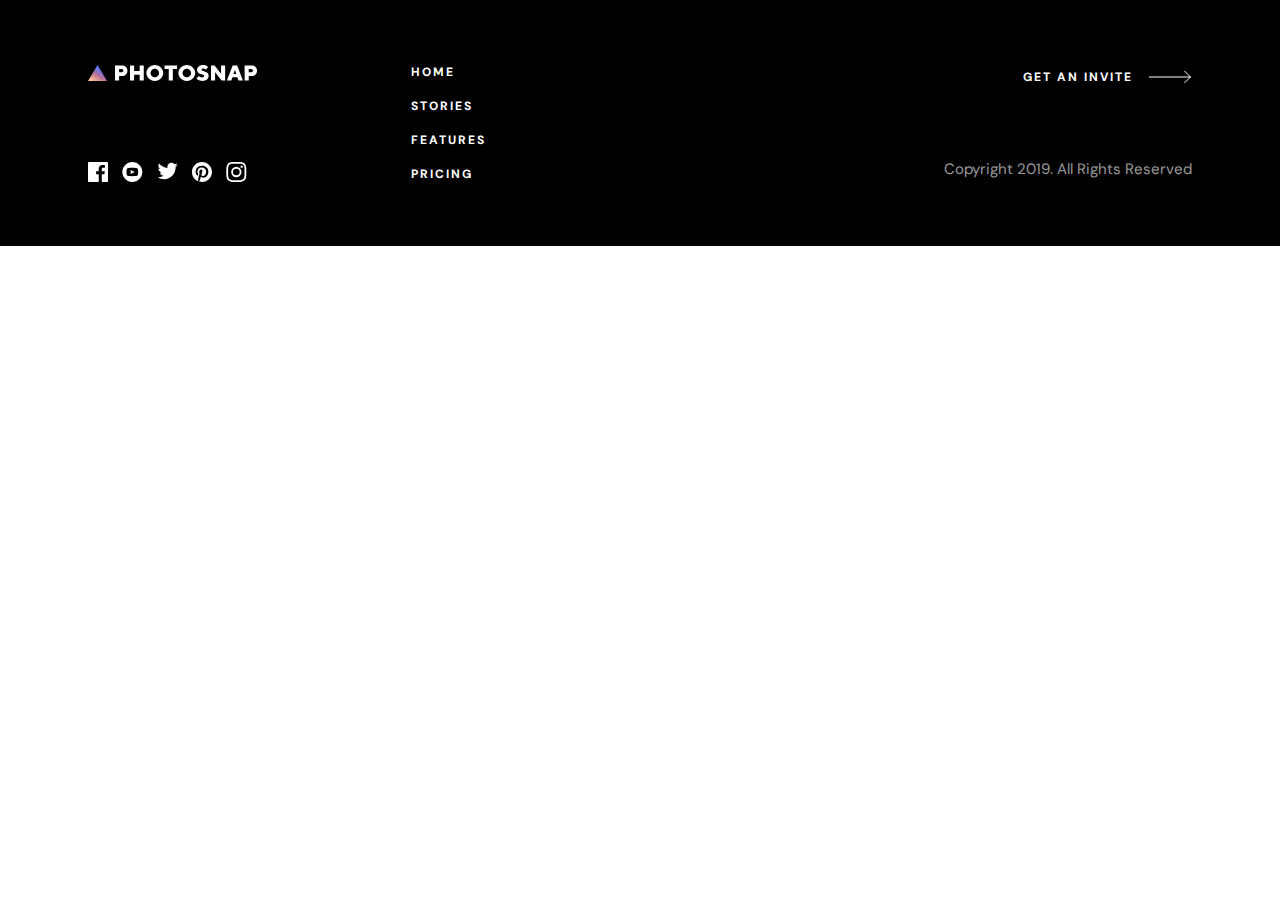
<file: starter-code/stories.html>
<!DOCTYPE html>
<html lang="en">
  <head>
    <meta charset="UTF-8" />
    <meta name="viewport" content="width=device-width, initial-scale=1.0" />

    <link
      rel="icon"
      type="image/png"
      sizes="32x32"
      href="./assets/favicon-32x32.png"
    />
    <link rel="stylesheet" href="css/style.css" />
    <link rel="stylesheet" href="css/footer.css" />

    <title>Frontend Mentor | Photosnap Website Challenge</title>
  </head>
  <body>
    <!-- 
  Stories
  Features
  Pricing

  Get an invite

  Last month's featured story

  Hazy full moon of Appalachia
  March 2nd 2020
  by John Appleseed

  The dissected plateau area, while not actually made up of geological mountains, 
  is popularly called "mountains," especially in eastern Kentucky and West Virginia, 
  and while the ridges are not high, the terrain is extremely rugged.

  Read the story

  April 16th 2020
  The Mountains
  by John Appleseed
  Read Story

  April 14th 2020
  Sunset Cityscapes
  by Benjamin Cruz
  Read Story

  April 11th 2020
  18 Days Voyage
  by Alexei Borodin
  Read Story

  April 9th 2020
  Architecturals
  by Samantha Brooke
  Read Story

  April 7th 2020
  World Tour 2019
  by Timothy Wagner
  Read Story

  April 7th 2020
  World Tour 2019
  by Timothy Wagner
  Read Story

  April 3rd 2020
  Unforeseen Corners
  by William Malcolm
  Read Story

  March 29th 2020
  King on Africa: Part II
  by Tim Hillenburg
  Read Story

  March 21st 2020
  The Trip to Nowhere
  by Felicia Rourke
  Read Story

  March 19th 2020
  Rage of The Sea
  by Mohammed Abdul
  Read Story

  March 16th 2020
  Running Free
  by Michelle
  Read Story

  March 11th 2020
  Behind the Waves
  by Lamarr Wilson
  Read Story

  March 9th 2020
  Calm Waters
  by Samantha Brooke
  Read Story

  March 5th 2020
  The Milky Way
  by Benjamin Cruz
  Read Story

  March 4th 2020
  Night at The Dark Forest
  by  Mohammed Abdul
  Read Story

  March 1st 2020
  Somwarpet’s Beauty
  by Michelle
  Read Story

  February 25th 2020
  Land of Dreams
  by William Malcolm
  Read Story -->

    <footer class="darkCard">
      <div class="container footer__container">
        <div class="footer__logo">
          <!-- Logo with white lettering -->
          <svg xmlns="http://www.w3.org/2000/svg" width="170" height="16">
            <defs>
              <linearGradient id="a" x1="0%" x2="50%" y1="85.457%" y2="14.543%">
                <stop offset="0%" stop-color="#FFC593" />
                <stop offset="51.945%" stop-color="#BC7198" />
                <stop offset="100%" stop-color="#5A77FF" />
              </linearGradient>
            </defs>
            <g fill="none" fill-rule="evenodd">
              <path
                fill="#ffffff"
                fill-rule="nonzero"
                d="M31.108 15.568v-4.541h2.703c.836 0 1.6-.133 2.292-.4a5.19 5.19 0 001.773-1.113 5.1 5.1 0 001.146-1.676c.273-.642.41-1.344.41-2.108 0-.75-.137-1.449-.41-2.098a5.072 5.072 0 00-1.146-1.686A5.19 5.19 0 0036.103.832c-.692-.266-1.456-.4-2.292-.4H27v15.136h4.108zm2.487-8.217h-2.487V4.108h2.487c.49 0 .9.162 1.232.487.332.324.497.702.497 1.135 0 .432-.165.81-.497 1.135-.332.324-.742.486-1.232.486zm12.54 8.217V9.73h5.514v5.838h4.108V.432h-4.108v5.622h-5.514V.432h-4.108v15.136h4.108zM66.784 16a8.616 8.616 0 003.319-.638 8.401 8.401 0 002.68-1.74 8.192 8.192 0 001.785-2.552c.432-.965.648-1.989.648-3.07a7.428 7.428 0 00-.648-3.07 8.192 8.192 0 00-1.784-2.552 8.401 8.401 0 00-2.681-1.74A8.616 8.616 0 0066.783 0c-1.196 0-2.306.213-3.329.638a8.432 8.432 0 00-2.67 1.74A8.192 8.192 0 0059 4.93 7.428 7.428 0 0058.351 8c0 1.081.217 2.105.649 3.07a8.192 8.192 0 001.784 2.552 8.432 8.432 0 002.67 1.74c1.023.425 2.133.638 3.33.638zm0-3.676A4.285 4.285 0 0165.119 12a3.942 3.942 0 01-1.34-.908 4.33 4.33 0 01-.887-1.373A4.479 4.479 0 0162.568 8c0-.62.108-1.193.324-1.719a4.33 4.33 0 01.886-1.373c.375-.39.822-.692 1.34-.908a4.285 4.285 0 011.666-.324c.59 0 1.142.108 1.654.324.512.216.958.519 1.34.908.382.39.681.847.898 1.373.216.526.324 1.1.324 1.719 0 .62-.108 1.193-.324 1.719a4.236 4.236 0 01-.898 1.373c-.382.39-.828.692-1.34.908a4.206 4.206 0 01-1.654.324zm18.054 3.244V4.108h4.216V.432h-12.54v3.676h4.216v11.46h4.108zM98.784 16a8.616 8.616 0 003.319-.638 8.401 8.401 0 002.68-1.74 8.192 8.192 0 001.785-2.552c.432-.965.648-1.989.648-3.07a7.428 7.428 0 00-.648-3.07 8.192 8.192 0 00-1.784-2.552 8.401 8.401 0 00-2.681-1.74A8.616 8.616 0 0098.783 0c-1.196 0-2.306.213-3.329.638a8.432 8.432 0 00-2.67 1.74A8.192 8.192 0 0091 4.93 7.428 7.428 0 0090.351 8c0 1.081.217 2.105.649 3.07a8.192 8.192 0 001.784 2.552 8.432 8.432 0 002.67 1.74c1.023.425 2.133.638 3.33.638zm0-3.676A4.285 4.285 0 0197.119 12a3.942 3.942 0 01-1.34-.908 4.33 4.33 0 01-.887-1.373A4.479 4.479 0 0194.568 8c0-.62.108-1.193.324-1.719a4.33 4.33 0 01.886-1.373c.375-.39.822-.692 1.34-.908a4.285 4.285 0 011.666-.324c.59 0 1.142.108 1.654.324.512.216.958.519 1.34.908.382.39.681.847.898 1.373.216.526.324 1.1.324 1.719 0 .62-.108 1.193-.324 1.719a4.236 4.236 0 01-.898 1.373c-.382.39-.828.692-1.34.908a4.206 4.206 0 01-1.654.324zM114.568 16c.95 0 1.801-.133 2.55-.4.75-.267 1.385-.627 1.904-1.081.519-.454.915-.98 1.189-1.578.274-.599.41-1.236.41-1.914 0-.88-.172-1.6-.518-2.162a4.35 4.35 0 00-1.298-1.362 6.98 6.98 0 00-1.697-.822l-1.697-.562a7.533 7.533 0 01-1.297-.551c-.346-.195-.52-.465-.52-.811 0-.332.148-.63.444-.898.295-.266.688-.4 1.178-.4.375 0 .714.062 1.016.184.303.123.563.263.779.422.26.173.49.367.692.584l2.378-2.487a5.559 5.559 0 00-1.276-1.08c-.432-.275-.98-.523-1.643-.747C116.5.112 115.706 0 114.784 0c-.865 0-1.65.13-2.357.39-.706.259-1.308.605-1.805 1.037-.498.432-.883.93-1.157 1.492a3.908 3.908 0 00-.41 1.73c0 .879.172 1.6.518 2.162a4.35 4.35 0 001.297 1.362 6.98 6.98 0 001.698.822c.612.201 1.178.389 1.697.562.519.173.951.357 1.297.551.346.195.52.465.52.81 0 .433-.174.812-.52 1.136-.346.324-.821.487-1.427.487-.49 0-.933-.083-1.33-.25a5.466 5.466 0 01-1.027-.55 5.352 5.352 0 01-.886-.822l-2.378 2.486c.432.49.944.923 1.535 1.298.504.331 1.131.63 1.88.897.75.267 1.63.4 2.639.4zm12.54-.432V7.135l6.508 8.433h3.546V.432h-4.108v8.433L126.568.432H123v15.136h4.108zm16.216 0l1.081-3.244h4.973l1.081 3.244h4.433L149.162.432h-4.54l-5.73 15.136h4.432zm4.973-6.487h-2.81l1.405-4.432 1.405 4.432zm12.433 6.487v-4.541h2.702c.836 0 1.6-.133 2.292-.4a5.19 5.19 0 001.773-1.113 5.1 5.1 0 001.146-1.676c.274-.642.411-1.344.411-2.108 0-.75-.137-1.449-.41-2.098a5.072 5.072 0 00-1.147-1.686 5.19 5.19 0 00-1.773-1.114c-.692-.266-1.456-.4-2.292-.4h-6.81v15.136h4.108zm2.486-8.217h-2.486V4.108h2.486c.49 0 .901.162 1.233.487.331.324.497.702.497 1.135 0 .432-.166.81-.497 1.135-.332.324-.743.486-1.233.486z"
              />
              <path fill="url(#a)" d="M0 16L9.5 0 19 16z" />
            </g>
          </svg>
        </div>
        <div class="footer__socials">
          <a href="#" class="footer__socialLink">
            <svg xmlns="http://www.w3.org/2000/svg" width="20" height="20">
              <defs>
                <linearGradient id="fb" x1="100%" x2="0%" y1="0%" y2="100%">
                  <stop offset="0%" stop-color="#63AFDB" />
                  <stop offset="100%" stop-color="#6028F1" />
                </linearGradient>
              </defs>
              <path
                class="facebook"
                fill="url(#fb)"
                d="M18.896 0H1.104C.494 0 0 .494 0 1.104v17.793C0 19.506.494 20 1.104 20h9.58v-7.745H8.076V9.237h2.606V7.01c0-2.583 1.578-3.99 3.883-3.99 1.104 0 2.052.082 2.329.119v2.7h-1.598c-1.254 0-1.496.597-1.496 1.47v1.928h2.989l-.39 3.018h-2.6V20h5.098c.608 0 1.102-.494 1.102-1.104V1.104C20 .494 19.506 0 18.896 0z"
              />
            </svg>
          </a>
          <a href="#" class="footer__socialLink">
            <svg xmlns="http://www.w3.org/2000/svg" width="21" height="20">
              <defs>
                <linearGradient
                  id="youtube"
                  x1="0%"
                  x2="100%"
                  y1="100%"
                  y2="0%"
                >
                  <stop offset="0%" stop-color="#D3205A" />
                  <stop offset="100%" stop-color="#FF5A5A" />
                </linearGradient>
              </defs>
              <path
                class="youtube"
                fill="url(#youtube)"
                d="M43.33 0c-5.523 0-10 4.478-10 10 0 5.523 4.477 10 10 10s10-4.477 10-10c0-5.522-4.477-10-10-10zm3.7 14.077c-1.75.12-5.653.12-7.402 0-1.896-.13-2.117-1.059-2.131-4.077.014-3.024.237-3.947 2.131-4.077 1.75-.12 5.652-.12 7.403 0 1.897.13 2.117 1.059 2.132 4.077-.015 3.024-.237 3.947-2.132 4.077zm-5.367-6.029l4.098 1.949-4.098 1.955V8.048z"
                transform="translate(-33)"
              />
            </svg>
          </a>
          <a href="#" class="footer__socialLink">
            <svg xmlns="http://www.w3.org/2000/svg" width="21" height="18">
              <defs>
                <linearGradient
                  id="twitter"
                  x1="100%"
                  x2="0%"
                  y1="16.979%"
                  y2="83.021%"
                >
                  <stop offset="0%" stop-color="#65FFEB" />
                  <stop offset="100%" stop-color="#27718A" />
                </linearGradient>
              </defs>
              <path
                fill="url(#twitter)"
                class="twitter"
                d="M86.66 3.797a8.192 8.192 0 01-2.357.646 4.11 4.11 0 001.805-2.27 8.22 8.22 0 01-2.606.996 4.096 4.096 0 00-2.995-1.296c-2.65 0-4.596 2.472-3.998 5.038a11.648 11.648 0 01-8.457-4.287 4.109 4.109 0 001.27 5.478 4.086 4.086 0 01-1.858-.513c-.045 1.901 1.318 3.68 3.291 4.075a4.113 4.113 0 01-1.853.07 4.106 4.106 0 003.833 2.85 8.25 8.25 0 01-6.075 1.7 11.616 11.616 0 006.29 1.843c7.618 0 11.922-6.434 11.662-12.205a8.354 8.354 0 002.048-2.124z"
                transform="translate(-66 -1)"
              />
            </svg>
          </a>
          <a href="#" class="footer__socialLink">
            <svg xmlns="http://www.w3.org/2000/svg" width="20" height="20">
              <defs>
                <linearGradient
                  id="pinterest"
                  x1="100%"
                  x2="0%"
                  y1="0%"
                  y2="100%"
                >
                  <stop offset="0%" stop-color="#F6C683" />
                  <stop offset="100%" stop-color="#DE3838" />
                </linearGradient>
              </defs>
              <path
                class="pinterest"
                fill="url(#pinterest)"
                d="M109.99 0c-5.522 0-10 4.477-10 10 0 4.237 2.636 7.855 6.356 9.312-.088-.791-.167-2.005.035-2.868.181-.78 1.172-4.97 1.172-4.97s-.299-.6-.299-1.486c0-1.39.806-2.428 1.81-2.428.852 0 1.264.64 1.264 1.408 0 .858-.546 2.14-.828 3.33-.236.995.5 1.807 1.48 1.807 1.778 0 3.144-1.874 3.144-4.58 0-2.393-1.72-4.068-4.176-4.068-2.845 0-4.515 2.135-4.515 4.34 0 .859.33 1.781.744 2.281a.3.3 0 01.069.288l-.278 1.133c-.044.183-.145.223-.335.134-1.249-.581-2.03-2.407-2.03-3.874 0-3.154 2.292-6.052 6.608-6.052 3.469 0 6.165 2.473 6.165 5.776 0 3.447-2.173 6.22-5.19 6.22-1.013 0-1.965-.525-2.291-1.148l-.623 2.378c-.226.869-.835 1.958-1.244 2.621.937.29 1.931.446 2.962.446 5.523 0 10-4.477 10-10s-4.477-10-10-10z"
                transform="translate(-100)"
              />
            </svg>
          </a>
          <a href="#" class="footer__socialLink">
            <svg xmlns="http://www.w3.org/2000/svg" width="21" height="20">
              <defs>
                <linearGradient
                  id="instagram"
                  x1="0%"
                  x2="50%"
                  y1="100%"
                  y2="0%"
                >
                  <stop offset="0%" stop-color="#FFC593" />
                  <stop offset="51.945%" stop-color="#BC7198" />
                  <stop offset="100%" stop-color="#5A77FF" />
                </linearGradient>
              </defs>
              <path
                class="instagram"
                fill="url(#instagram)"
                d="M143.32 1.802c2.67 0 2.987.01 4.042.059 2.71.123 3.976 1.409 4.099 4.099.048 1.054.057 1.37.057 4.04 0 2.672-.01 2.988-.057 4.042-.124 2.687-1.387 3.975-4.1 4.099-1.054.048-1.37.058-4.041.058-2.67 0-2.987-.01-4.04-.058-2.718-.124-3.977-1.416-4.1-4.1-.048-1.054-.058-1.37-.058-4.041 0-2.67.01-2.986.058-4.04.124-2.69 1.387-3.977 4.1-4.1 1.054-.048 1.37-.058 4.04-.058zm0-1.802c-2.716 0-3.056.012-4.123.06-3.631.167-5.65 2.182-5.816 5.817-.05 1.067-.061 1.407-.061 4.123s.012 3.057.06 4.123c.167 3.632 2.182 5.65 5.817 5.817 1.067.048 1.407.06 4.123.06s3.057-.012 4.123-.06c3.629-.167 5.652-2.182 5.816-5.817.05-1.066.061-1.407.061-4.123s-.012-3.056-.06-4.122c-.163-3.629-2.18-5.65-5.816-5.817C146.377.01 146.036 0 143.32 0zm0 4.865a5.135 5.135 0 100 10.27 5.135 5.135 0 000-10.27zm0 8.468a3.333 3.333 0 110-6.666 3.333 3.333 0 010 6.666zm5.338-9.87a1.2 1.2 0 100 2.4 1.2 1.2 0 000-2.4z"
                transform="translate(-133)"
              />
            </svg>
          </a>
        </div>
        <div class="footer__siteLinks">
          <a href="#" class="footer__siteLink">
            <h4>Home</h4>
          </a>
          <a href="#" class="footer__siteLink">
            <h4>Stories</h4>
          </a>
          <a href="#" class="footer__siteLink">
            <h4>Features</h4>
          </a>
          <a href="#" class="footer__siteLink">
            <h4>Pricing</h4>
          </a>
        </div>
        <a href="#" class="btn--arrow btn--arrow--light footer__cta">
          Get an invite
        </a>
        <p class="footer__copyright">Copyright 2019. All Rights Reserved</p>
      </div>
    </footer>
  </body>
</html>
</file>
<file: starter-code/css/style.css>
@import url('https://fonts.googleapis.com/css2?family=DM+Sans:wght@400;700&display=swap');

:root {
  /* COLORS */
  --black: #000000;
  --lightGrey: #dfdfdf;
  --darkGrey: hsl(0, 0%, 30%);
  --white: #ffffff;
  --gradient: linear-gradient(to top right, #ffc593, #bc7198, #5a77ff);

  /* TEXT */
  --font: 'DM Sans', sans-serif;
  --xlText: 2.5rem;
  --lText: 1.5rem;
  --mText: 1.125rem;
  --sText: 0.75rem;
  --baseText: 0.9375rem;
  --largeLineHeight: 3rem;
  --baseLineHeight: 1.5625rem;
  --smallLineHeight: 1rem;

  /* SPACING */
  --paddingLeft: 2rem;
  --paddingRight: 2rem;
  --paddingTop: 1.75rem;
  --paddingBottom: 1.75rem;

  /* OTHER */
  --transition: all 200ms ease-in;
}

*,
*::before,
*::after {
  box-sizing: border-box;
  margin: 0;
}

body {
  font-family: var(--font);
  font-size: var(--baseText);
  line-height: var(--baseLineHeight);
  color: var(--black);
  background: var(--white);
}

h1,
h2,
h3,
h4 {
  font-weight: bold;
}

h1,
.xlText {
  font-size: var(--xlText);
  line-height: var(--largeLineHeight);
  letter-spacing: 4.17px;
  text-transform: uppercase;
}

h2 {
  font-size: var(--lText);
  line-height: var(--baseLineHeight);
}

h3 {
  font-size: var(--mText);
  line-height: var(--baseLineHeight);
}

h4 {
  font-size: var(--sText);
  line-height: var(--smallLineHeight);
  text-transform: uppercase;
  letter-spacing: 2px;
}

p {
  color: rgba(0, 0, 0, 60%);
}

img {
  display: inline-block;
  max-width: 100%;
}

a {
  color: inherit;
  text-decoration: none;
  transition: var(--transition);
}

a:hover {
  color: var(--darkGrey);
}

button,
.btn {
  background: var(--black);
  color: var(--white);
  border: none;
  padding: 0.75rem 1.5rem;
  text-transform: uppercase;
  font-size: var(--sText);
  line-height: var(--smallLineHeight);
  letter-spacing: 2px;
  font-weight: bold;

  transition: var(--transition);
}

button:hover,
.btn:hover {
  background: var(--lightGrey);
  color: var(--black);
}

.btn--light {
  background: var(--white);
  color: var(--black);
}

.btn--arrow {
  text-transform: uppercase;
  font-weight: bold;
  font-size: var(--sText);
  line-height: var(--smallLineHeight);
  letter-spacing: 2px;
  display: inline-flex;
  align-items: center;
  transition: var(--transition);
}

.btn--arrow::after {
  content: url('../assets/shared/desktop/arrow.svg');
  height: 14px;
  width: 43px;
  right: 0;
  padding-left: 1rem;
}

.btn--arrow:hover {
  text-decoration: underline;
  color: inherit;
}

.btn--arrow--light::after {
  content: url('../assets/shared/desktop/light-arrow.svg');
  height: 14px;
  width: 43px;
  right: 0;
  padding-left: 1rem;
}

.darkCard {
  background: var(--black);
  color: var(--white);
}

.lightCard p {
  color: rgba(255, 255, 255, 60%);
}

.darkCard p {
  color: rgba(255, 255, 255, 60%);
}

.offsetSplit__heading {
  font-size: 2rem;
  line-height: 2.5rem;
  letter-spacing: 3.33px;
  margin-bottom: 1rem;
}

.offsetSplit__description {
  margin-bottom: 1.5rem;
}

/* SPACING */
.container {
  max-width: 69rem;
  margin: 0 auto;
  padding: var(--paddingTop) var(--paddingRight) var(--paddingBottom)
    var(--paddingRight);
}

.offsetSplit__content--left > .container,
.offsetSplit__content--right > .container {
  --paddingTop: 4.5rem;
  --paddingBottom: 4.5rem;
  --paddingLeft: 1.75rem;
  --paddingRight: 1.75rem;
}

/* TABLET */
@media screen and (min-width: 48rem) {
  .container {
    --paddingLeft: 2.5rem;
    --paddingRight: 2.5rem;
    --paddingTop: 4rem;
    --paddingBottom: 4rem;
  }

  .offsetSplit__content--left > .container,
  .offsetSplit__content--right > .container {
    --paddingTop: 10.75rem;
    --paddingBottom: 10.75rem;
    --paddingLeft: 3.375rem;
    --paddingRight: 3.375rem;
  }

  .offsetSplit--left {
    display: grid;
    grid-template-columns: 2fr 1fr;
  }

  .offsetSplit__content--left {
    grid-row: 1;
    grid-column: 1/2;
  }

  .offsetSplit__image--left {
    grid-column: 2/3;
  }

  .offsetSplit--right {
    display: grid;
    grid-template-columns: 1fr 2fr;
  }

  .offsetSplit__content--right {
    grid-column: 2/3;
  }

  .offsetSplit__image--right {
    grid-column: 1/2;
  }

  .offsetSplit__heading {
    font-size: 2.5rem;
    line-height: 3rem;
    letter-spacing: 4.17px;
    margin-bottom: 1.25rem;
  }

  .offsetSplit__description {
    margin-bottom: 3rem;
  }
}

/* DESKTOP */
@media screen and (min-width: 69rem) {
  .container {
    --paddingLeft: 0;
    --paddingRight: 0;
  }

  .offsetSplit__content--left > .container,
  .offsetSplit__content--right > .container {
    --paddingLeft: 7rem;
    --paddingRight: 7rem;
  }

  .offsetSplit--left {
    grid-template-columns: 42% 58%;
  }

  .offsetSplit--right {
    grid-template-columns: 58% 42%;
  }
}
</file>
<file: starter-code/css/home.css>
/* HERO */

.hero__image {
  width: 100%;
  min-height: 294px;
  background-image: url('../assets/home/mobile/create-and-share.jpg');
  background-size: cover;
  background-repeat: no-repeat;
  background-position: center;
}

.hero__content {
  position: relative;
}

.hero__content::before {
  content: '';
  position: absolute;
  height: 6px;
  width: 128px;
  background-image: var(--gradient);
  margin-left: 1.75rem;
}

/* BEAUTIFUL STORIES */
.beautifulStories__image {
  width: 100%;
  min-height: 294px;
  background-image: url('../assets/home/mobile/beautiful-stories.jpg');
  background-size: cover;
  background-repeat: no-repeat;
  background-position: center;
}

/* DESIGN FOR ALL */
.designForAll__image {
  width: 100%;
  min-height: 294px;
  background-image: url('../assets/home/mobile/designed-for-everyone.jpg');
  background-size: cover;
  background-repeat: no-repeat;
  background-position: center;
}

/* TABLET */
@media screen and (min-width: 48rem) {
  .hero__image {
    background-image: url('../assets/home/tablet/create-and-share.jpg');
  }

  .hero__content::before {
    width: 6px;
    height: 304px;
    margin-left: 0;
    margin-top: 173px;
  }

  .beautifulStories__image {
    background-image: url('../assets/home/tablet/beautiful-stories.jpg');
  }

  .designForAll__image {
    background-image: url('../assets/home/tablet/designed-for-everyone.jpg');
  }

  .beautifulStories__content > .container,
  .designForAll__content > .container {
    --paddingTop: 8.5rem;
    --paddingBottom: 8.5rem;
  }
}

/* DESKTOP */
@media screen and (min-width: 69rem) {
  .hero__image {
    background-image: url('../assets/home/desktop/create-and-share.jpg');
  }

  .beautifulStories__image {
    background-image: url('../assets/home/desktop/beautiful-stories.jpg');
  }

  .designForAll__image {
    background-image: url('../assets/home/desktop/designed-for-everyone.jpg');
  }
}
</file>
<file: starter-code/css/footer.css>
footer {
  text-align: center;
}

.footer__logo {
  margin-bottom: 2rem;
}

.footer__socials {
  display: flex;
  justify-content: center;
  align-items: center;
  margin-bottom: 3rem;
}

.footer__socialLink {
  margin-right: 0.875rem;
  height: 20px;
}

.footer__socialLink:last-child {
  margin-right: 0;
}

.footer__socialLink > svg > path {
  fill: var(--white);
  transition: var(--transition);
}

/* Color svgs on hover based on social */
.footer__socialLink:hover > svg > .facebook {
  fill: url(#fb);
}

.footer__socialLink:hover > svg > .youtube {
  fill: url(#youtube);
}

.footer__socialLink:hover > svg > .twitter {
  fill: url(#twitter);
}

.footer__socialLink:hover > svg > .pinterest {
  fill: url(#pinterest);
}

.footer__socialLink:hover > svg > .instagram {
  fill: url(#instagram);
}

.footer__siteLinks {
  display: flex;
  flex-direction: column;
  margin-bottom: 7.5rem;
}

.footer__siteLink {
  margin-bottom: 1.125rem;
}

.footer__siteLink:last-child {
  margin-bottom: 0;
}

.footer__cta {
  margin-bottom: 2.125rem;
}

.footer__copyright {
  color: rgba(255, 255, 255, 50%);
}

/* TABLET */
@media screen and (min-width: 48rem) {
  footer {
    text-align: left;
  }

  .footer__container {
    display: grid;
    grid-template-areas:
      'logo cta'
      'siteLinks .'
      '. .'
      'socials copyright';
    grid-gap: 2rem;
    justify-content: space-between;
  }

  .footer__logo {
    grid-area: logo;
    margin-bottom: 0;
  }

  .footer__socials {
    grid-area: socials;
    margin-bottom: 0;
    justify-content: flex-start;
    align-items: flex-end;
  }

  .footer__siteLinks {
    grid-area: siteLinks;
    flex-direction: row;
    margin-bottom: 0;
  }

  .footer__siteLink {
    margin-right: 1.625rem;
    margin-bottom: 0;
  }

  .footer__cta {
    grid-area: cta;
    margin-bottom: 0;
    margin-right: 1rem;
    justify-self: end;
  }

  .footer__copyright {
    grid-area: copyright;
    justify-self: end;
  }
}

/* DESKTOP */
@media screen and (min-width: 64rem) {
  .footer__container {
    grid-template-areas:
      'logo siteLinks . . cta'
      '. siteLinks . . .'
      'socials siteLinks . . copyright';
  }

  .footer__siteLinks {
    flex-direction: column;
  }

  .footer__siteLink {
    margin-right: 0;
    margin-bottom: 1.125rem;
  }
}
</file>
<file: starter-code/css/features.css>
/* HERO */

.hero__image {
  width: 100%;
  min-height: 294px;
  background-image: url('../assets/features/mobile/hero.jpg');
  background-size: cover;
  background-repeat: no-repeat;
  background-position: center;
}

.hero__content {
  position: relative;
}

.hero__content::before {
  content: '';
  position: absolute;
  height: 6px;
  width: 128px;
  background-image: var(--gradient);
  margin-left: 1.75rem;
}

/* TABLET */
@media screen and (min-width: 48rem) {
  .hero__image {
    background-image: url('../assets/features/tablet/hero.jpg');
  }

  .hero__content::before {
    width: 6px;
    height: 144px;
    margin-left: 0;
    margin-top: 173px;
  }
}

/* DESKTOP */
@media screen and (min-width: 69rem) {
  .hero__image {
    background-image: url('../assets/features/desktop/hero.jpg');
  }
}
</file>
<file: starter-code/css/pricing.css>
/* HERO */

.hero__image {
  width: 100%;
  min-height: 294px;
  background-image: url('../assets/pricing/mobile/hero.jpg');
  background-size: cover;
  background-repeat: no-repeat;
  background-position: center;
}

.hero__content {
  position: relative;
}

.hero__content::before {
  content: '';
  position: absolute;
  height: 6px;
  width: 128px;
  background-image: var(--gradient);
  margin-left: 1.75rem;
}

/* TABLET */
@media screen and (min-width: 48rem) {
  .hero__image {
    background-image: url('../assets/pricing/tablet/hero.jpg');
  }

  .hero__content::before {
    width: 6px;
    height: 144px;
    margin-left: 0;
    margin-top: 173px;
  }
}

/* DESKTOP */
@media screen and (min-width: 69rem) {
  .hero__image {
    background-image: url('../assets/pricing/desktop/hero.jpg');
  }
}
</file>
